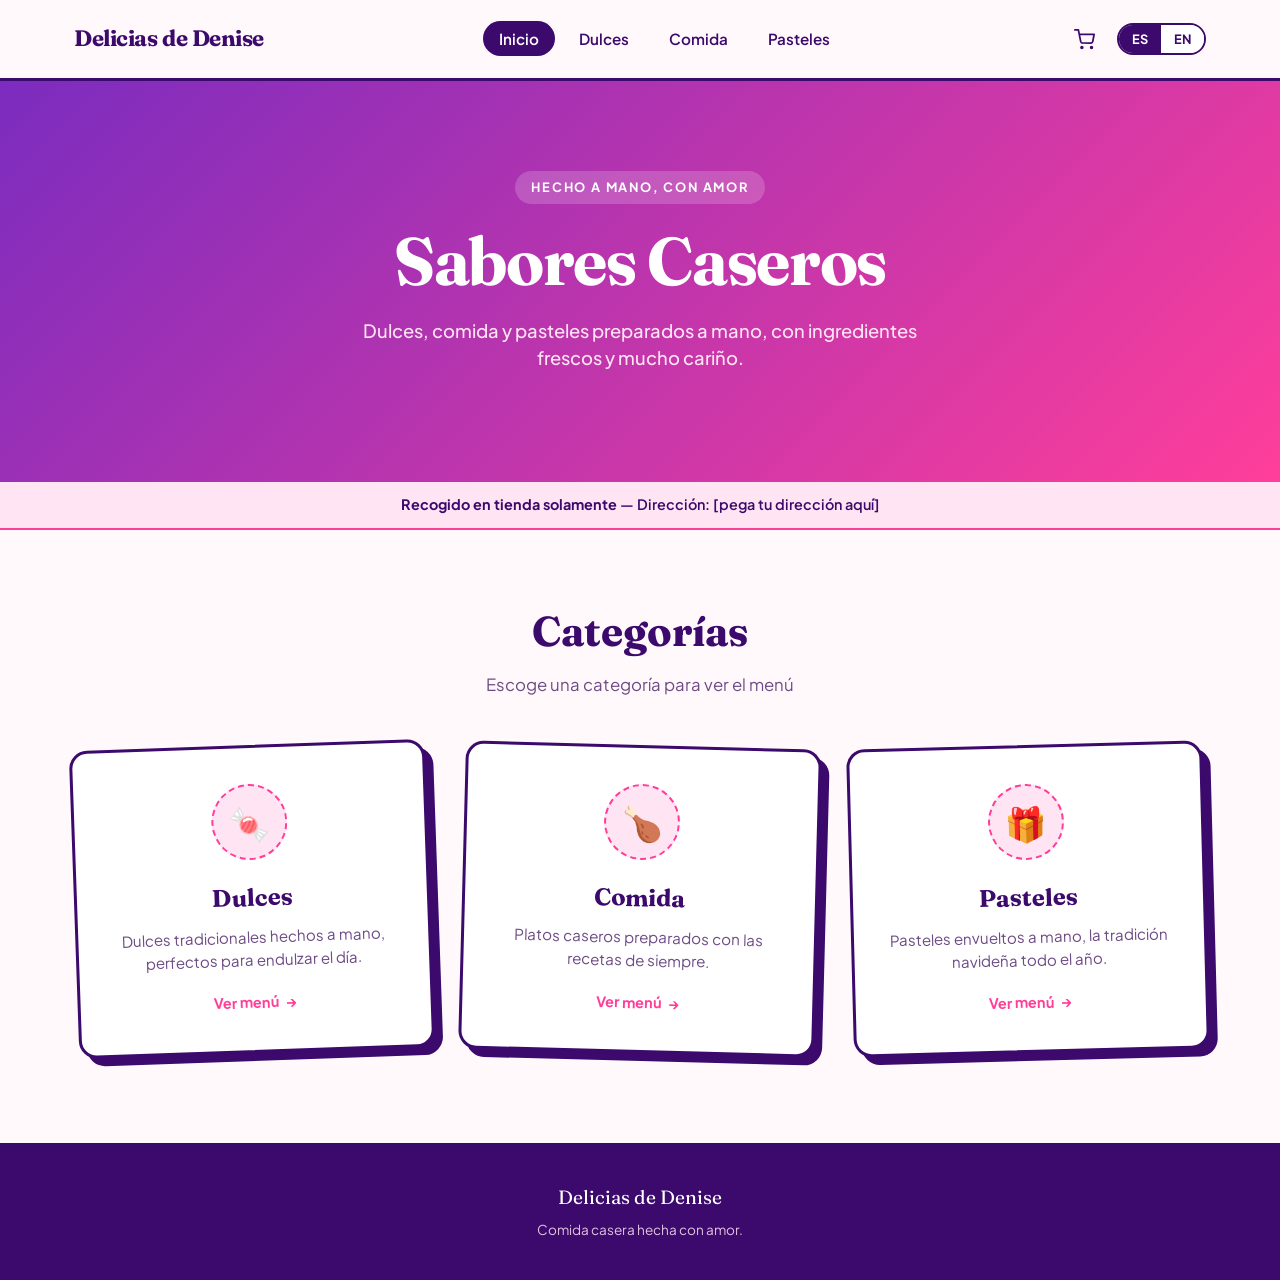
<file: index.html>
<!DOCTYPE html>
<html lang="es">
<head>
  <meta charset="UTF-8">
  <meta name="viewport" content="width=device-width, initial-scale=1.0">
  <title>Delicias de Denise</title>
  <link rel="preconnect" href="https://fonts.googleapis.com">
  <link rel="preconnect" href="https://fonts.gstatic.com" crossorigin>
  <link href="https://fonts.googleapis.com/css2?family=Fraunces:opsz,wght@9..144,600;9..144,700&family=Plus+Jakarta+Sans:wght@500;600;700;800&display=swap" rel="stylesheet">
  <link rel="stylesheet" href="styles.css">
</head>
<body>

  <nav class="navbar">
    <div class="container">
      <a href="index.html" class="nav-brand" data-business-name>Delicias de Denise</a>

      <ul class="nav-links">
        <li><a href="index.html" class="active" data-i18n="nav_home">Inicio</a></li>
        <li><a href="candies.html" data-i18n="nav_candies">Dulces</a></li>
        <li><a href="comida.html" data-i18n="nav_comida">Comida</a></li>
        <li><a href="pasteles.html" data-i18n="nav_pasteles">Pasteles</a></li>
      </ul>

      <div class="nav-right">
        <div class="lang-toggle">
          <button data-lang="es" type="button">ES</button>
          <button data-lang="en" type="button">EN</button>
        </div>
        <button class="nav-toggle" type="button" aria-label="Menu">
          <span></span><span></span><span></span>
        </button>
      </div>
    </div>
  </nav>

  <header class="hero">
    <div class="container">
      <span class="hero-eyebrow" data-i18n="hero_eyebrow">Hecho a mano, con amor</span>
      <h1 data-i18n="hero_title">Sabores caseros que se sienten como en casa</h1>
      <p data-i18n="hero_subtitle">Dulces, comida y pasteles preparados a mano, con ingredientes frescos y mucho cariño.</p>
    </div>
  </header>

  <div class="pickup-banner">
    <div class="container">
      <p><strong data-i18n="pickup_banner_title">Recogido en tienda solamente</strong> — <span data-i18n="pickup_banner_address">Dirección: [pega tu dirección aquí]</span></p>
    </div>
  </div>
  
  <main class="categories">
    <div class="container">
      <div class="section-heading">
        <h2 data-i18n="section_heading">Nuestras categorías</h2>
        <p data-i18n="section_sub">Escoge una categoría para ver el menú</p>
      </div>

      
      <div class="card-grid">
        <a href="candies.html" class="category-card">
          <div class="card-icon">🍬</div>
          <h3 data-i18n="card_candies_title">Dulces</h3>
          <p data-i18n="card_candies_desc">Dulces tradicionales hechos a mano, perfectos para endulzar el día.</p>
          <span class="card-cta"><span data-i18n="card_cta">Ver menú</span> <span class="arrow">→</span></span>
        </a>

        <a href="comida.html" class="category-card">
          <div class="card-icon">🍗</div>
          <h3 data-i18n="card_comida_title">Comida</h3>
          <p data-i18n="card_comida_desc">Platos caseros preparados con las recetas de siempre.</p>
          <span class="card-cta"><span data-i18n="card_cta">Ver menú</span> <span class="arrow">→</span></span>
        </a>

        <a href="pasteles.html" class="category-card">
          <div class="card-icon">🎁</div>
          <h3 data-i18n="card_pasteles_title">Pasteles</h3>
          <p data-i18n="card_pasteles_desc">Pasteles envueltos a mano, la tradición navideña todo el año.</p>
          <span class="card-cta"><span data-i18n="card_cta">Ver menú</span> <span class="arrow">→</span></span>
        </a>
      </div>
    </div>
  </main>

  <footer class="site-footer">
    <div class="container">
      <div class="footer-brand" data-business-name>Delicias de Denise</div>
      <p data-i18n="footer_tagline">Comida casera hecha con amor.</p>
    </div>
  </footer>

  <script src="script.js"></script>
</body>
</html>
</file>
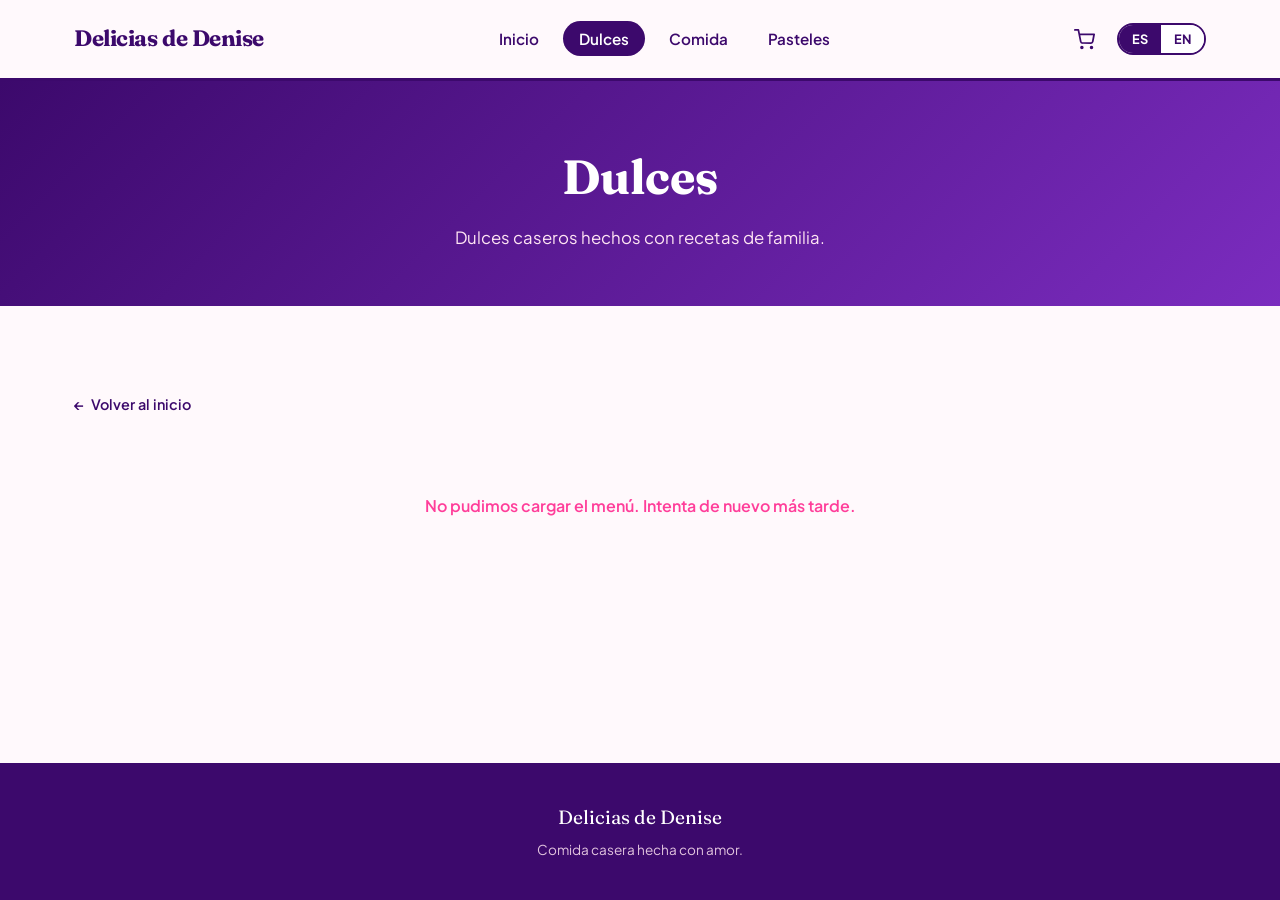
<file: candies.html>
<!DOCTYPE html>
<html lang="es">
<head>
  <meta charset="UTF-8">
  <meta name="viewport" content="width=device-width, initial-scale=1.0">
  <title>Dulces — Delicias de Denise</title>
  <link rel="preconnect" href="https://fonts.googleapis.com">
  <link rel="preconnect" href="https://fonts.gstatic.com" crossorigin>
  <link href="https://fonts.googleapis.com/css2?family=Fraunces:opsz,wght@9..144,600;9..144,700&family=Plus+Jakarta+Sans:wght@500;600;700;800&display=swap" rel="stylesheet">
  <link rel="stylesheet" href="styles.css">
</head>
<body>

  <nav class="navbar">
    <div class="container">
      <a href="index.html" class="nav-brand" data-business-name>Delicias de Denise</a>

      <ul class="nav-links">
        <li><a href="index.html" data-i18n="nav_home">Inicio</a></li>
        <li><a href="candies.html" class="active" data-i18n="nav_candies">Dulces</a></li>
        <li><a href="comida.html" data-i18n="nav_comida">Comida</a></li>
        <li><a href="pasteles.html" data-i18n="nav_pasteles">Pasteles</a></li>
      </ul>

      <div class="nav-right">
        <div class="lang-toggle">
          <button data-lang="es" type="button">ES</button>
          <button data-lang="en" type="button">EN</button>
        </div>
        <button class="nav-toggle" type="button" aria-label="Menu">
          <span></span><span></span><span></span>
        </button>
      </div>
    </div>
  </nav>

  <header class="page-header">
    <div class="container">
      <h1 data-i18n="page_candies_title">Dulces</h1>
      <p data-i18n="page_candies_sub">Dulces caseros hechos con recetas de familia.</p>
    </div>
  </header>

  <main class="items-section">
    <div class="container">
      <a href="index.html" class="back-link">← <span data-i18n="back_home">Volver al inicio</span></a>
      <div class="item-grid" data-item-grid="candies" style="margin-top:28px;"></div>
    </div>
  </main>

  <footer class="site-footer">
    <div class="container">
      <div class="footer-brand" data-business-name>Delicias de Denise</div>
      <p data-i18n="footer_tagline">Comida casera hecha con amor.</p>
    </div>
  </footer>

  <script src="script.js"></script>
</body>
</html>
</file>
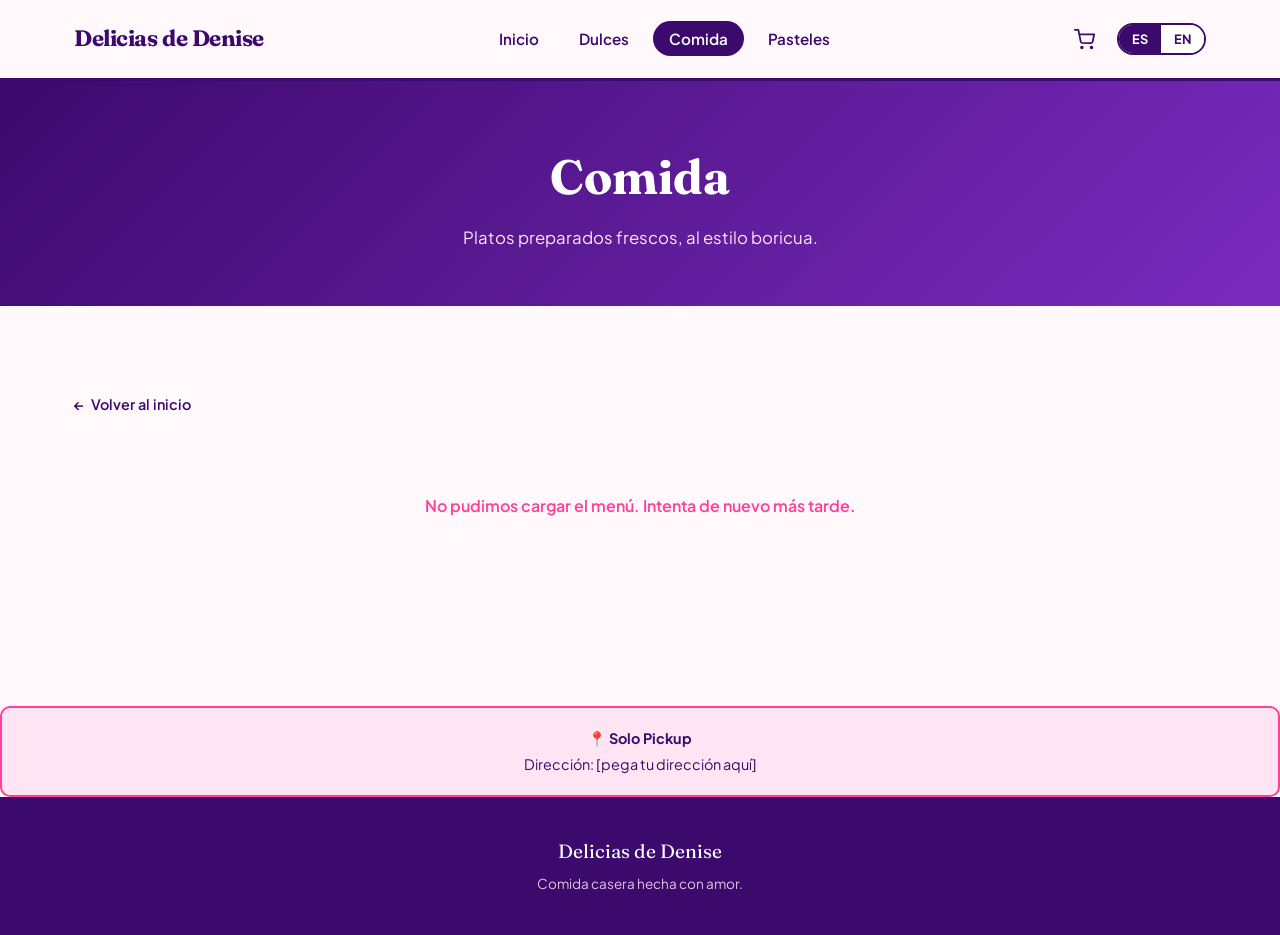
<file: comida.html>
<!DOCTYPE html>
<html lang="es">
<head>
  <meta charset="UTF-8">
  <meta name="viewport" content="width=device-width, initial-scale=1.0">
  <title>Comida — Delicias de Denise</title>
  <link rel="preconnect" href="https://fonts.googleapis.com">
  <link rel="preconnect" href="https://fonts.gstatic.com" crossorigin>
  <link href="https://fonts.googleapis.com/css2?family=Fraunces:opsz,wght@9..144,600;9..144,700&family=Plus+Jakarta+Sans:wght@500;600;700;800&display=swap" rel="stylesheet">
  <link rel="stylesheet" href="styles.css">
</head>
<body>

  <nav class="navbar">
    <div class="container">
      <a href="index.html" class="nav-brand" data-business-name>Delicias de Denise</a>

      <ul class="nav-links">
        <li><a href="index.html" data-i18n="nav_home">Inicio</a></li>
        <li><a href="candies.html" data-i18n="nav_candies">Dulces</a></li>
        <li><a href="comida.html" class="active" data-i18n="nav_comida">Comida</a></li>
        <li><a href="pasteles.html" data-i18n="nav_pasteles">Pasteles</a></li>
      </ul>

      <div class="nav-right">
        <div class="lang-toggle">
          <button data-lang="es" type="button">ES</button>
          <button data-lang="en" type="button">EN</button>
        </div>
        <button class="nav-toggle" type="button" aria-label="Menu">
          <span></span><span></span><span></span>
        </button>
      </div>
    </div>
  </nav>

  <header class="page-header">
    <div class="container">
      <h1 data-i18n="page_comida_title">Comida</h1>
      <p data-i18n="page_comida_sub">Platos preparados frescos, al estilo de casa.</p>
    </div>
  </header>

  <main class="items-section">
    <div class="container">
      <a href="index.html" class="back-link">← <span data-i18n="back_home">Volver al inicio</span></a>
      <div class="item-grid" data-item-grid="comida" style="margin-top:28px;"></div>
    </div>
  </main>

  <div class="pickup-notice">
    <p data-i18n="pickup_notice_title">📍 Solo Pickup</p>
    <p data-i18n="pickup_notice_address">Dirección: [pega tu dirección aquí]</p>
  </div>
  
  <footer class="site-footer">
    <div class="container">
      <div class="footer-brand" data-business-name>Delicias de Denise</div>
      <p data-i18n="footer_tagline">Comida casera hecha con amor.</p>
    </div>
  </footer>

  <script src="script.js"></script>
</body>
</html>
</file>
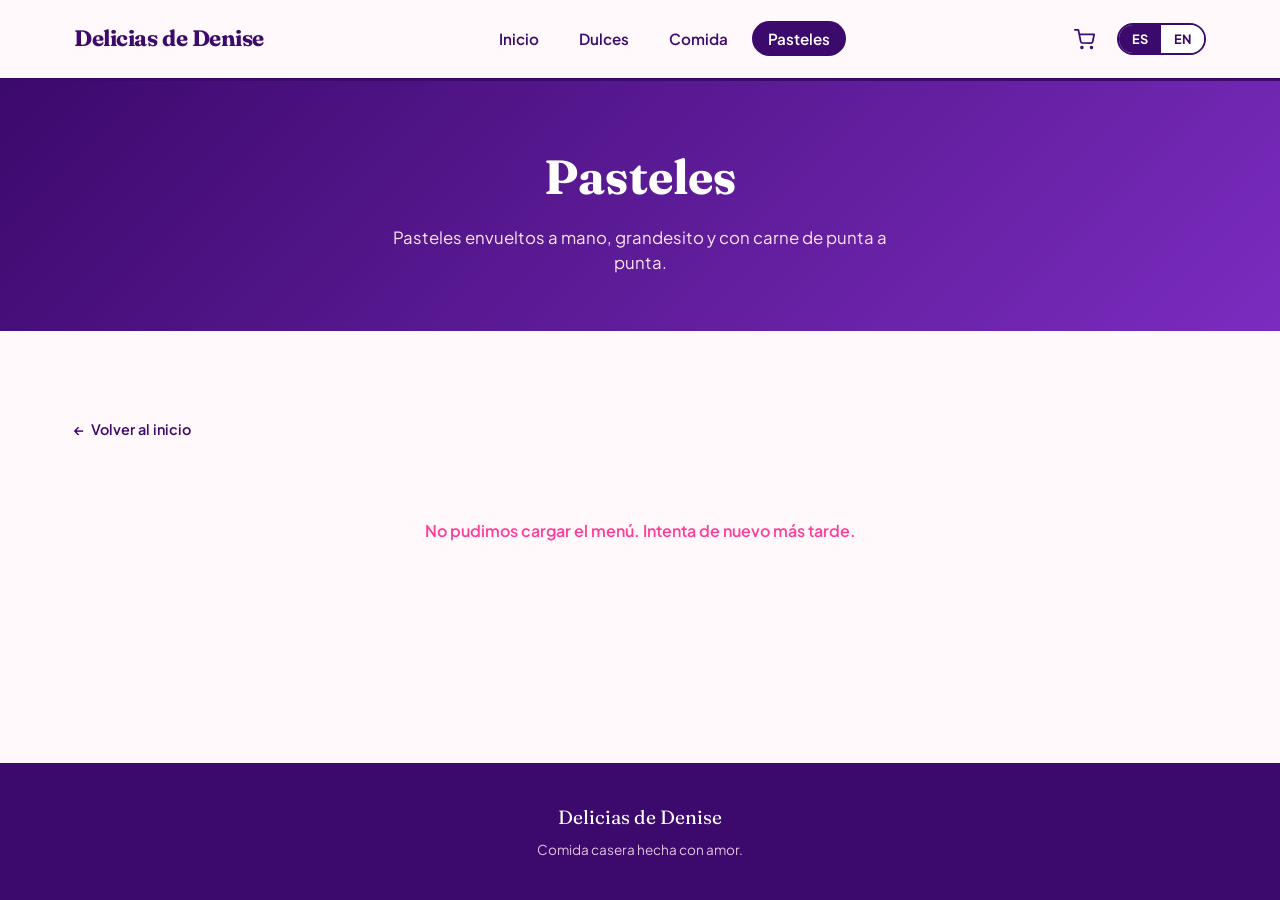
<file: pasteles.html>
<!DOCTYPE html>
<html lang="es">
<head>
  <meta charset="UTF-8">
  <meta name="viewport" content="width=device-width, initial-scale=1.0">
  <title>Pasteles — Delicias de Denise</title>
  <link rel="preconnect" href="https://fonts.googleapis.com">
  <link rel="preconnect" href="https://fonts.gstatic.com" crossorigin>
  <link href="https://fonts.googleapis.com/css2?family=Fraunces:opsz,wght@9..144,600;9..144,700&family=Plus+Jakarta+Sans:wght@500;600;700;800&display=swap" rel="stylesheet">
  <link rel="stylesheet" href="styles.css">
</head>
<body>

  <nav class="navbar">
    <div class="container">
      <a href="index.html" class="nav-brand" data-business-name>Delicias de Denise</a>

      <ul class="nav-links">
        <li><a href="index.html" data-i18n="nav_home">Inicio</a></li>
        <li><a href="candies.html" data-i18n="nav_candies">Dulces</a></li>
        <li><a href="comida.html" data-i18n="nav_comida">Comida</a></li>
        <li><a href="pasteles.html" class="active" data-i18n="nav_pasteles">Pasteles</a></li>
      </ul>

      <div class="nav-right">
        <div class="lang-toggle">
          <button data-lang="es" type="button">ES</button>
          <button data-lang="en" type="button">EN</button>
        </div>
        <button class="nav-toggle" type="button" aria-label="Menu">
          <span></span><span></span><span></span>
        </button>
      </div>
    </div>
  </nav>

  <header class="page-header">
    <div class="container">
      <h1 data-i18n="page_pasteles_title">Pasteles</h1>
      <p data-i18n="page_pasteles_sub">Pasteles envueltos a mano, listos para calentar y disfrutar.</p>
    </div>
  </header>

  <main class="items-section">
    <div class="container">
      <a href="index.html" class="back-link">← <span data-i18n="back_home">Volver al inicio</span></a>
      <div class="item-grid" data-item-grid="pasteles" style="margin-top:28px;"></div>
    </div>
  </main>

  <footer class="site-footer">
    <div class="container">
      <div class="footer-brand" data-business-name>Delicias de Denise</div>
      <p data-i18n="footer_tagline">Comida casera hecha con amor.</p>
    </div>
  </footer>

  <script src="script.js"></script>
</body>
</html>
</file>
<file: styles.css>
/* ============================================
   Delicias de Denise — Stylesheet
   All colors live in :root below. Change any
   hex value there and it updates everywhere.
   ============================================ */

:root {
  /* ---- Colors (edit these to re-theme the whole site) ---- */
  --color-purple: #7B2CBF;         /* primary purple */
  --color-purple-deep: #3C096C;    /* deep purple - text, shadows, borders */
  --color-pink: #FF3E9A;           /* primary pink / accent */
  --color-pink-light: #FFE5F3;     /* soft pink background tint */
  --color-cream: #FFF9FC;          /* page background */
  --color-white: #FFFFFF;
  --color-text: #2B0B3D;           /* main body text */
  --color-text-soft: #6E4B85;      /* secondary/muted text */

  --gradient-hero: linear-gradient(135deg, var(--color-purple) 0%, var(--color-pink) 100%);
  --gradient-hero-dark: linear-gradient(135deg, var(--color-purple-deep) 0%, var(--color-purple) 100%);

  --shadow-color: var(--color-purple-deep);

  /* ---- Type scale ---- */
  --font-display: 'Fraunces', serif;
  --font-body: 'Plus Jakarta Sans', sans-serif;

  /* ---- Layout ---- */
  --radius: 18px;
  --radius-sm: 10px;
  --max-width: 1180px;
  --border-w: 3px;
}

* { box-sizing: border-box; margin: 0; padding: 0; }

html { scroll-behavior: smooth; }

body {
  font-family: var(--font-body);
  background: var(--color-cream);
  color: var(--color-text);
  line-height: 1.5;
  min-height: 100vh;
  display: flex;
  flex-direction: column;
}

img { max-width: 100%; display: block; }

a { color: inherit; text-decoration: none; }

ul { list-style: none; }

button { font-family: inherit; cursor: pointer; border: none; background: none; }

.container {
  width: 100%;
  max-width: var(--max-width);
  margin: 0 auto;
  padding: 0 24px;
}

/* ============================================
   Top Navigation
   ============================================ */

.navbar {
  position: sticky;
  top: 0;
  z-index: 100;
  background: var(--color-cream);
  border-bottom: var(--border-w) solid var(--color-purple-deep);
}

.navbar .container {
  display: flex;
  align-items: center;
  justify-content: space-between;
  height: 78px;
}

.nav-brand {
  font-family: var(--font-display);
  font-weight: 700;
  font-size: 1.4rem;
  color: var(--color-purple-deep);
  letter-spacing: -0.02em;
  white-space: nowrap;
}

.nav-brand span { color: var(--color-pink); }

.nav-links {
  display: flex;
  gap: 8px;
  align-items: center;
}

.nav-links a {
  font-weight: 600;
  font-size: 0.95rem;
  padding: 8px 16px;
  border-radius: 999px;
  color: var(--color-purple-deep);
  transition: background 0.15s ease, color 0.15s ease;
}

.nav-links a:hover {
  background: var(--color-pink-light);
}

.nav-links a.active {
  background: var(--color-purple-deep);
  color: var(--color-white);
}

.nav-right {
  display: flex;
  align-items: center;
  gap: 14px;
}

.lang-toggle {
  display: flex;
  border: 2px solid var(--color-purple-deep);
  border-radius: 999px;
  overflow: hidden;
}

.lang-toggle button {
  padding: 6px 13px;
  font-weight: 700;
  font-size: 0.8rem;
  color: var(--color-purple-deep);
  background: var(--color-white);
  transition: background 0.15s ease, color 0.15s ease;
}

.lang-toggle button.active {
  background: var(--color-purple-deep);
  color: var(--color-white);
}

.nav-toggle {
  display: none;
  flex-direction: column;
  gap: 5px;
  padding: 6px;
}

.nav-toggle span {
  width: 24px;
  height: 3px;
  background: var(--color-purple-deep);
  border-radius: 3px;
}

/* ============================================
   Hero
   ============================================ */

.hero {
  background: var(--gradient-hero);
  padding: 90px 0 110px;
  position: relative;
  overflow: hidden;
  text-align: center;
}

.hero-eyebrow {
  display: inline-block;
  font-weight: 700;
  font-size: 0.8rem;
  letter-spacing: 0.14em;
  text-transform: uppercase;
  color: var(--color-white);
  background: rgba(255, 255, 255, 0.18);
  padding: 7px 16px;
  border-radius: 999px;
  margin-bottom: 22px;
}

.hero h1 {
  font-family: var(--font-display);
  font-weight: 700;
  font-size: clamp(2.4rem, 5.5vw, 4.2rem);
  color: var(--color-white);
  line-height: 1.05;
  letter-spacing: -0.02em;
  max-width: 780px;
  margin: 0 auto 20px;
}

.hero p {
  font-size: 1.15rem;
  color: var(--color-pink-light);
  max-width: 560px;
  margin: 0 auto;
  font-weight: 500;
}

/* ============================================
   Category cards (index page)
   ============================================ */

.categories {
  padding: 70px 0 90px;
}

.section-heading {
  text-align: center;
  margin-bottom: 48px;
}

.section-heading h2 {
  font-family: var(--font-display);
  font-size: clamp(1.8rem, 3.5vw, 2.6rem);
  color: var(--color-purple-deep);
  margin-bottom: 10px;
}

.section-heading p {
  color: var(--color-text-soft);
  font-size: 1.05rem;
}

.card-grid {
  display: grid;
  grid-template-columns: repeat(3, 1fr);
  gap: 32px;
  margin-top: 10px;
}

.category-card {
  display: block;
  background: var(--color-white);
  border: var(--border-w) solid var(--color-purple-deep);
  border-radius: var(--radius);
  padding: 36px 28px;
  text-align: center;
  box-shadow: 8px 8px 0 var(--shadow-color);
  transition: transform 0.18s ease, box-shadow 0.18s ease;
  transform: rotate(var(--tilt, -2deg));
}

.category-card:nth-child(2) { --tilt: 1.5deg; }
.category-card:nth-child(3) { --tilt: -1.5deg; }

.category-card:hover {
  transform: rotate(0deg) translateY(-4px);
  box-shadow: 11px 11px 0 var(--shadow-color);
}

.category-card:focus-visible {
  outline: 3px solid var(--color-pink);
  outline-offset: 4px;
}

.card-icon {
  width: 76px;
  height: 76px;
  border-radius: 50%;
  background: var(--color-pink-light);
  display: flex;
  align-items: center;
  justify-content: center;
  font-size: 2.1rem;
  margin: 0 auto 20px;
  border: 2px dashed var(--color-pink);
}

.category-card h3 {
  font-family: var(--font-display);
  font-size: 1.5rem;
  color: var(--color-purple-deep);
  margin-bottom: 10px;
}

.category-card p {
  color: var(--color-text-soft);
  font-size: 0.95rem;
  margin-bottom: 18px;
}

.card-cta {
  display: inline-flex;
  align-items: center;
  gap: 6px;
  font-weight: 700;
  font-size: 0.9rem;
  color: var(--color-pink);
}

.card-cta .arrow {
  transition: transform 0.15s ease;
}

.category-card:hover .card-cta .arrow {
  transform: translateX(4px);
}

/* ============================================
   Category page header
   ============================================ */

.page-header {
  background: var(--gradient-hero-dark);
  padding: 60px 0 56px;
  text-align: center;
}

.page-header h1 {
  font-family: var(--font-display);
  font-size: clamp(2rem, 4.5vw, 3rem);
  color: var(--color-white);
  margin-bottom: 12px;
}

.page-header p {
  color: var(--color-pink-light);
  max-width: 520px;
  margin: 0 auto;
  font-size: 1.05rem;
}

.back-link {
  display: inline-flex;
  align-items: center;
  gap: 6px;
  margin: 28px auto 0;
  font-weight: 600;
  font-size: 0.9rem;
  color: var(--color-purple-deep);
}

.back-link:hover { color: var(--color-pink); }

/* ============================================
   Item grid (category pages)
   ============================================ */

.items-section {
  padding: 60px 0 90px;
}

.item-grid {
  display: grid;
  grid-template-columns: repeat(auto-fill, minmax(260px, 1fr));
  gap: 28px;
}

.item-card {
  background: var(--color-white);
  border: var(--border-w) solid var(--color-purple-deep);
  border-radius: var(--radius);
  overflow: hidden;
  box-shadow: 6px 6px 0 var(--shadow-color);
  transition: transform 0.15s ease, box-shadow 0.15s ease;
  display: flex;
  flex-direction: column;
}

.item-card:hover {
  transform: translateY(-3px);
  box-shadow: 9px 9px 0 var(--shadow-color);
}

.item-photo {
  height: 150px;
  background: var(--color-pink-light);
  display: flex;
  align-items: center;
  justify-content: center;
  font-size: 2.4rem;
  border-bottom: var(--border-w) solid var(--color-purple-deep);
  overflow: hidden;
}

.item-photo img {
  width: 100%;
  height: 100%;
  object-fit: cover;
}

.grid-msg {
  grid-column: 1 / -1;
  text-align: center;
  padding: 50px 0;
  color: var(--color-text-soft);
  font-weight: 600;
}

.grid-msg-error {
  color: var(--color-pink);
}

.item-body {
  padding: 20px;
  display: flex;
  flex-direction: column;
  flex: 1;
}

.item-body h3 {
  font-family: var(--font-display);
  font-size: 1.2rem;
  color: var(--color-purple-deep);
  margin-bottom: 8px;
}

.item-body p {
  color: var(--color-text-soft);
  font-size: 0.9rem;
  margin-bottom: 16px;
  flex: 1;
}

.item-footer {
  display: flex;
  align-items: center;
  justify-content: space-between;
  gap: 10px;
}

.item-price {
  font-family: var(--font-display);
  font-weight: 700;
  font-size: 1.15rem;
  color: var(--color-pink);
  white-space: nowrap;
}

.order-btn {
  display: inline-flex;
  align-items: center;
  gap: 7px;
  background: var(--color-purple-deep);
  color: var(--color-white);
  font-weight: 700;
  font-size: 0.85rem;
  padding: 10px 16px;
  border-radius: 999px;
  transition: background 0.15s ease, transform 0.15s ease;
  white-space: nowrap;
}

.order-btn:hover {
  background: var(--color-pink);
  transform: scale(1.04);
}

.order-btn svg { width: 16px; height: 16px; }

/* ============================================
   Out of stock / info line (item cards)
   ============================================ */

.item-photo { position: relative; }

.stock-badge {
  position: absolute;
  top: 10px;
  right: 10px;
  background: var(--color-purple-deep);
  color: var(--color-white);
  font-size: 0.7rem;
  font-weight: 700;
  padding: 4px 10px;
  border-radius: 999px;
}

.item-card-out .item-photo img { opacity: 0.5; }

.item-info {
  font-size: 0.8rem;
  color: var(--color-pink);
  font-weight: 600;
  margin-top: -8px;
  margin-bottom: 16px;
}

.stock-pill {
  font-size: 0.8rem;
  font-weight: 700;
  color: var(--color-text-soft);
}

/* ============================================
   Quantity stepper (item cards + cart panel)
   ============================================ */

.qty-stepper {
  display: flex;
  align-items: center;
  gap: 10px;
  border: 2px solid var(--color-purple-deep);
  border-radius: 999px;
  padding: 4px 6px;
}

.qty-btn {
  width: 26px;
  height: 26px;
  border-radius: 50%;
  background: var(--color-purple-deep);
  color: var(--color-white);
  font-size: 1rem;
  font-weight: 700;
  line-height: 1;
  display: flex;
  align-items: center;
  justify-content: center;
  transition: background 0.15s ease;
}

.qty-btn:hover { background: var(--color-pink); }

.qty-value {
  min-width: 16px;
  text-align: center;
  font-weight: 700;
  color: var(--color-purple-deep);
  font-size: 0.95rem;
}

/* ============================================
   Cart button (nav) + slide-out panel
   ============================================ */

.cart-btn {
  position: relative;
  display: flex;
  align-items: center;
  justify-content: center;
  width: 38px;
  height: 38px;
  color: var(--color-purple-deep);
  border-radius: 50%;
  transition: background 0.15s ease;
}

.cart-btn:hover { background: var(--color-pink-light); }

.cart-btn svg { width: 21px; height: 21px; }

.cart-badge {
  position: absolute;
  top: -2px;
  right: -2px;
  min-width: 18px;
  height: 18px;
  padding: 0 4px;
  border-radius: 999px;
  background: var(--color-pink);
  color: var(--color-white);
  font-size: 0.7rem;
  font-weight: 700;
  display: none;
  align-items: center;
  justify-content: center;
}

.cart-overlay {
  position: fixed;
  inset: 0;
  background: rgba(43, 11, 61, 0.55);
  z-index: 200;
  display: flex;
  justify-content: flex-end;
  opacity: 0;
  pointer-events: none;
  transition: opacity 0.2s ease;
}

.cart-overlay.open {
  opacity: 1;
  pointer-events: auto;
}

.cart-panel {
  width: 100%;
  max-width: 400px;
  height: 100%;
  background: var(--color-cream);
  border-left: var(--border-w) solid var(--color-purple-deep);
  display: flex;
  flex-direction: column;
  transform: translateX(100%);
  transition: transform 0.25s ease;
}

.cart-overlay.open .cart-panel { transform: translateX(0); }

.cart-panel-header {
  display: flex;
  align-items: center;
  justify-content: space-between;
  padding: 22px 24px;
  border-bottom: 2px solid var(--color-pink-light);
}

.cart-title {
  font-family: var(--font-display);
  font-size: 1.3rem;
  color: var(--color-purple-deep);
}

.cart-close {
  font-size: 1.6rem;
  line-height: 1;
  color: var(--color-purple-deep);
  padding: 4px 8px;
}

.cart-close:hover { color: var(--color-pink); }

.cart-items {
  flex: 1;
  overflow-y: auto;
  padding: 18px 24px;
  display: flex;
  flex-direction: column;
  gap: 16px;
}

.cart-empty {
  text-align: center;
  color: var(--color-text-soft);
  padding: 40px 0;
  font-weight: 600;
}

.cart-row {
  display: flex;
  align-items: center;
  justify-content: space-between;
  gap: 12px;
  padding-bottom: 14px;
  border-bottom: 1px dashed var(--color-pink);
}

.cart-row-info {
  display: flex;
  flex-direction: column;
  gap: 4px;
}

.cart-row-name {
  font-weight: 700;
  color: var(--color-purple-deep);
  font-size: 0.95rem;
}

.cart-row-subtotal {
  font-size: 0.85rem;
  color: var(--color-text-soft);
}

.cart-row-controls {
  display: flex;
  align-items: center;
  gap: 8px;
}

.cart-remove-btn {
  font-size: 0.95rem;
  padding: 4px;
  opacity: 0.7;
  transition: opacity 0.15s ease;
}

.cart-remove-btn:hover { opacity: 1; }

.cart-footer {
  padding: 20px 24px 26px;
  border-top: var(--border-w) solid var(--color-purple-deep);
  display: flex;
  flex-direction: column;
  gap: 14px;
}

.cart-total-row {
  display: flex;
  align-items: center;
  justify-content: space-between;
  font-family: var(--font-display);
  font-size: 1.2rem;
  color: var(--color-purple-deep);
  font-weight: 700;
}

.cart-deposit-notice {
  display: none;
  background: var(--color-pink-light);
  border: 2px solid var(--color-pink);
  border-radius: var(--radius-sm);
  padding: 10px 14px;
  font-size: 0.82rem;
  color: var(--color-purple-deep);
  line-height: 1.4;
  padding: 10px 0;
}

/* ---- Name + phone form, shown above the send buttons ---- */

.cart-customer-form {
  display: flex;
  flex-direction: column;
  gap: 10px;
  margin-top: 12px;
  margin-bottom: 12px;
}

.cart-input {
  width: 100%;
  padding: 11px 14px;
  border: 2px solid var(--color-purple-deep);
  border-radius: var(--radius-sm);
  font-family: inherit;
  font-size: 0.9rem;
  color: var(--color-text);
  background: var(--color-white);
}

.cart-input:focus {
  outline: none;
  border-color: var(--color-pink);
}

.cart-input::placeholder {
  color: var(--color-text-soft);
}

.cart-form-error {
  display: none;
  color: var(--color-pink);
  font-size: 0.8rem;
  font-weight: 600;
}

.cart-checkout-btn {
  display: flex;
  align-items: center;
  justify-content: center;
  gap: 8px;
  background: var(--color-purple-deep);
  color: var(--color-white);
  font-weight: 700;
  padding: 13px 20px;
  border-radius: 999px;
  transition: background 0.15s ease;
}

.cart-checkout-btn svg { width: 18px; height: 18px; }

.cart-checkout-btn:hover { background: var(--color-pink); }

.cart-checkout-btn.disabled {
  pointer-events: none;
  opacity: 0.5;
}

.cart-checkout-btn-secondary {
  background: var(--color-white);
  color: var(--color-purple-deep);
  border: 2px solid var(--color-purple-deep);
  padding: 11px 20px;
}

.cart-checkout-btn-secondary:hover {
  background: var(--color-pink-light);
  color: var(--color-purple-deep);
}

.cart-clear-btn {
  text-align: center;
  font-size: 0.85rem;
  font-weight: 600;
  color: var(--color-text-soft);
  text-decoration: underline;
}

.cart-clear-btn:hover { color: var(--color-pink); }

body.cart-lock-scroll { overflow: hidden; }

@media (max-width: 480px) {
  .cart-panel { max-width: 100%; }
}

/* ============================================
   Footer
   ============================================ */

.site-footer {
  margin-top: auto;
  background: var(--color-purple-deep);
  color: var(--color-pink-light);
  padding: 40px 0;
  text-align: center;
}

.site-footer .footer-brand {
  font-family: var(--font-display);
  font-size: 1.2rem;
  color: var(--color-white);
  margin-bottom: 8px;
}

.site-footer p {
  font-size: 0.85rem;
  opacity: 0.85;
}

.footer-whatsapp {
  display: inline-flex;
  align-items: center;
  gap: 6px;
  margin-top: 14px;
  font-weight: 700;
  color: var(--color-white);
  background: rgba(255,255,255,0.12);
  padding: 8px 18px;
  border-radius: 999px;
  transition: background 0.15s ease;
}

.footer-whatsapp:hover { background: rgba(255,255,255,0.24); }

.pickup-banner {
  background: var(--color-pink-light);
  border-bottom: 2px solid var(--color-pink);
  padding: 12px 0;
  text-align: center;
}

.pickup-banner p {
  font-size: 0.9rem;
  font-weight: 600;
  color: var(--color-purple-deep);
}

.pickup-notice {
  margin-top: 48px;
  padding: 20px 24px;
  background: var(--color-pink-light);
  border: 2px solid var(--color-pink);
  border-radius: var(--radius-sm);
  text-align: center;
}

.pickup-notice p {
  color: var(--color-purple-deep);
  font-size: 0.9rem;
}

.pickup-notice p:first-child {
  font-weight: 700;
  margin-bottom: 4px;
}

/* --- Two-page cart panel --- */
.cart-page-2 {
  display: none;
  padding: 16px;
  box-sizing: border-box;
}
.cart-panel[data-page="2"] .cart-page-1 {
  display: none;
}
.cart-panel[data-page="2"] .cart-page-2 {
  display: block;
}

/* Back arrow, hidden on page 1 */
.cart-back-btn {
  display: none;
  background: none;
  border: none;
  cursor: pointer;
  padding: 4px;
  color: inherit;
}
.cart-back-btn svg {
  width: 22px;
  height: 22px;
}
.cart-panel[data-page="2"] .cart-back-btn {
  display: inline-flex;
}

/* Header now has back / title / close, so make it a 3-part flex row */
.cart-panel-header {
  display: flex;
  align-items: center;
  justify-content: space-between;
  gap: 8px;
}
.cart-panel-header .cart-title {
  flex: 1;
  text-align: center;
}

/* "Order now" button on page 1, styled like your primary checkout button */

.cart-order-now-btn {
  display: flex;
  align-items: center;
  justify-content: center;
  gap: 8px;
  background: var(--color-purple-deep);
  color: var(--color-white);
  font-weight: 700;
  padding: 13px 20px;
  border-radius: 999px;
  transition: background 0.15s ease;
}

.cart-order-now-btn:hover { background: var(--color-pink); }

.cart-order-now-btn.disabled {
  opacity: 0.5;
  pointer-events: none;
}

/* Plain-text order summary on page 2 */
.cart-summary-title {
  margin: 0 0 8px;
  font-size: 1rem;
}
.cart-summary-row {
  display: flex;
  justify-content: space-between;
  padding: 4px 0;
  font-size: 0.95rem;
}
.cart-summary-total {
  border-top: 1px solid rgba(0, 0, 0, 0.1);
  margin-top: 6px;
  padding-top: 8px;
  font-weight: 600;
  margin-bottom: 12px;
}

/* Notes textarea needs its own sizing since .cart-input is probably
   set up for single-line inputs */
.cart-notes-input {
  resize: vertical;
  min-height: 48px;
  font-family: inherit;
}

.cart-specific-date-input {
  margin-top: -4px;
}

/* ============================================
   Responsive
   ============================================ */

@media (max-width: 900px) {
  .card-grid { grid-template-columns: 1fr; max-width: 420px; margin-left: auto; margin-right: auto; }
  .category-card { transform: none !important; }
}

@media (max-width: 760px) {
  .nav-links { display: none; }
  .nav-toggle { display: flex; }

  .navbar.open .nav-links {
    display: flex;
    flex-direction: column;
    position: absolute;
    top: 78px;
    left: 0;
    right: 0;
    background: var(--color-cream);
    border-bottom: var(--border-w) solid var(--color-purple-deep);
    padding: 12px 24px 20px;
    gap: 4px;
  }

  .hero { padding: 60px 0 76px; }
  .categories { padding: 50px 0 60px; }
}

@media (prefers-reduced-motion: reduce) {
  * { transition: none !important; scroll-behavior: auto !important; }
}
</file>
